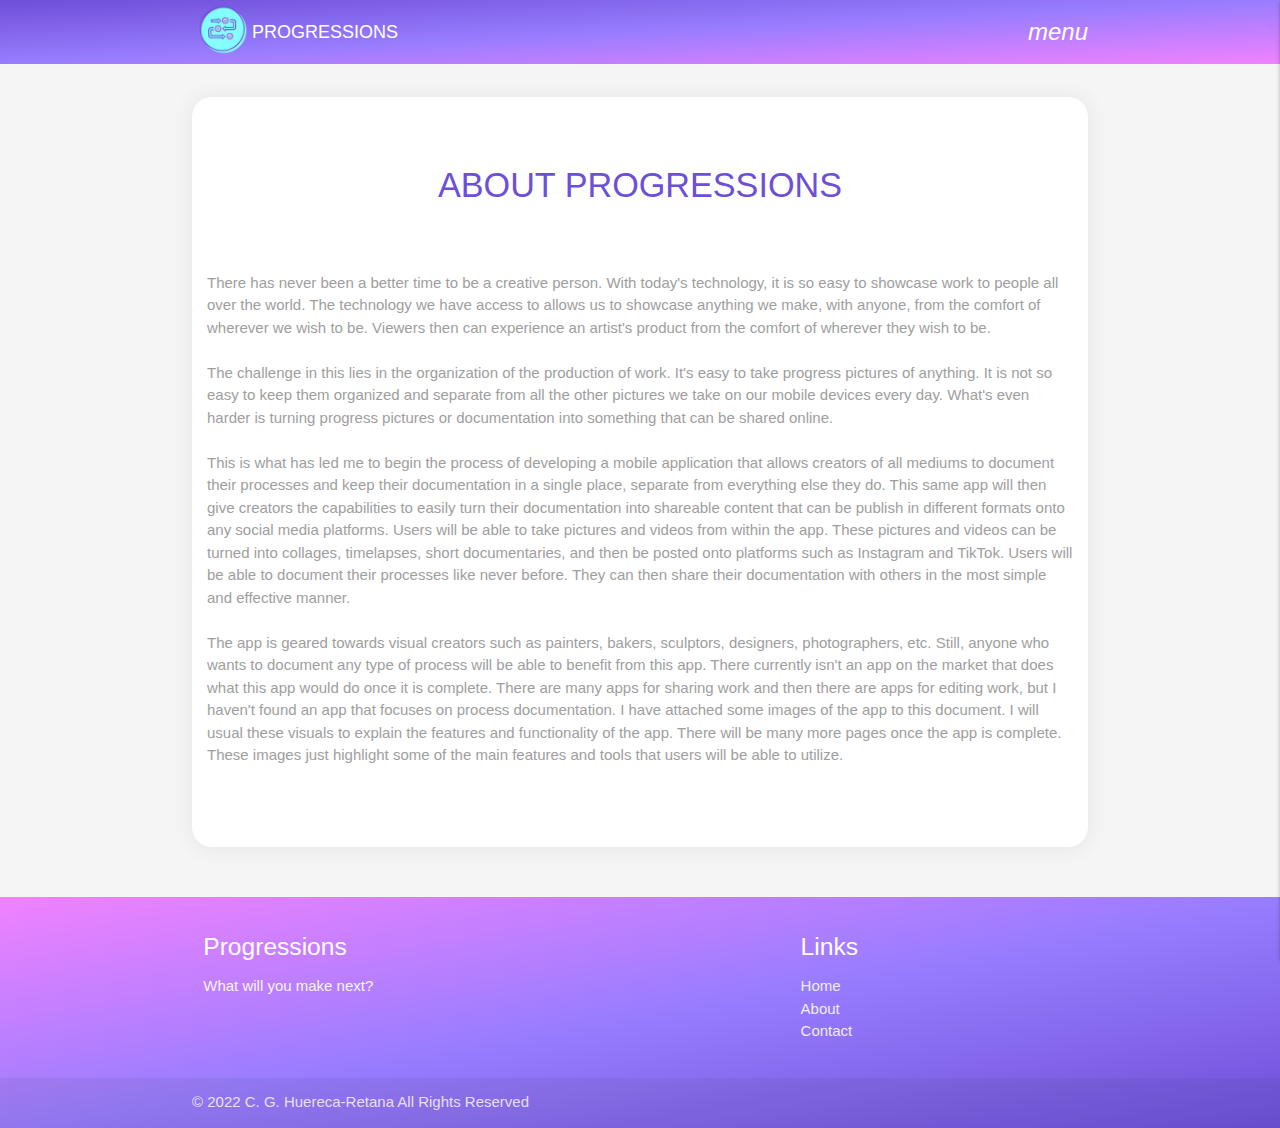
<file: pages/about.html>
<!DOCTYPE html>
<html lang="en">

<head>
  <meta charset="UTF-8">
  <meta http-equiv="X-UA-Compatible" content="IE=edge">
  <meta name="viewport" content="width=device-width, initial-scale=1.0">
  <title>Progressions</title>
  <link rel="stylesheet" href="/css/materialize.min.css">
  <!--Import Google Icon Font-->
  <link href="https://fonts.googleapis.com/icon?family=Material+Icons" rel="stylesheet">
  <link rel="stylesheet" href="/css/app.css">
  <script type="text/javascript" src="/js/materialize.min.js"></script>
  <link rel="manifest" href="/manifest.json">
</head>

<body class="grey lighten-4">
  <nav class="z-depth-0">
    <div class="nav-wrapper container">
      <img src="/img/logo/logo.png"><a href="/">Progressions<span></a>
      <span class="right grey-text text-darken-1">
        <i class="material-icons sidenav-trigger" data-target="side-menu">menu</i>
      </span>
    </div>
  </nav>

  <ul id="side-menu" class="sidenav side-menu">
    <li><a class="subheader">PROGRESSIONS</a></li>
    <li><a href="/" class="waves-effect">Home</a></li>
    <li><a href="/" class="waves-effect">My Progressions :</a></li>

    <li><a href="/pages/hiddenmessage.html" class="waves-effect"><i class="material-icons">arrow_forward</i>Hidden
        Message</a></li>
    <li><a href="/pages/lastyearn.html" class="waves-effect"><i class="material-icons">arrow_forward</i>Last Yearn</a>
    </li>
    <li><a href="/pages/galaxybrain.html" class="waves-effect"><i class="material-icons">arrow_forward</i>Galaxy
        Brain</a></li>
    <li>
      <div class="divider"></div>
    </li>
    <li><a href="/pages/about.html" class="waves-effect">About</a></li>

    <li><a href="/pages/contact.html" class="waves-effect">Contact</a></li>
  </ul>

  <!-- Content -->
  <div class="pages container grey-text">
  <div class="pages card">
    <h4 class="center">About Progressions</h4>
    <p><br>
      There has never been a better time to be a creative person. With today&#39;s technology, it is so easy to showcase
      work to people all over the world. The technology we have access to allows us to showcase anything we make, with
      anyone, from the comfort of wherever we wish to be. Viewers then can experience an artist&#39;s product from the
      comfort of wherever they wish to be.<br><br>
      The challenge in this lies in the organization of the production of work. It&#39;s easy to take progress pictures of
      anything. It is not so easy to keep them organized and separate from all the other pictures we take on our mobile
      devices every day. What&#39;s even harder is turning progress pictures or documentation into something that can be
      shared online.<br><br>
      This is what has led me to begin the process of developing a mobile application that allows creators of all
      mediums to document their processes and keep their documentation in a single place, separate from everything else
      they do. This same app will then give creators the capabilities to easily turn their documentation into shareable
      content that can be publish in different formats onto any social media platforms. Users will be able to take
      pictures and videos from within the app. These pictures and videos can be turned into collages, timelapses, short
      documentaries, and then be posted onto platforms such as Instagram and TikTok. Users will be able to document
      their processes like never before. They can then share their documentation with others in the most simple and
      effective manner.<br><br>
      The app is geared towards visual creators such as painters, bakers, sculptors, designers, photographers, etc.
      Still, anyone who wants to document any type of process will be able to benefit from this app. There currently
      isn&#39;t an app on the market that does what this app would do once it is complete. There are many apps for sharing
      work and then there are apps for editing work, but I haven&#39;t found an app that focuses on process documentation.
      I have attached some images of the app to this document. I will usual these visuals to explain the features and
      functionality of the app. There will be many more pages once the app is complete. These images just highlight some
      of the main features and tools that users will be able to utilize.
    </p></div>
  </div>

  <script src="/js/ui.js"></script>






</body>
<footer class="page-footer">
  <div class="container">
    <div class="row">
      <div class="col l6 s12">
        <h5 class="white-text">Progressions</h5>
        <p class="grey-text text-lighten-4">What will you make next?</p>
      </div>
      <div class="col l4 offset-l2 s12">
        <h5 class="white-text">Links</h5>
        <ul>
          <li><a class="grey-text text-lighten-3" href="/">Home</a></li>
          <li><a class="grey-text text-lighten-3" href="/pages/about.html">About</a></li>
          <li><a class="grey-text text-lighten-3" href="/pages/contact.html">Contact</a></li>

        </ul>
      </div>
    </div>
  </div>
  <div class="footer-copyright">
    <div class="container">
      © 2022 C. G. Huereca-Retana All Rights Reserved

    </div>
  </div>
</footer>

</html>
</file>
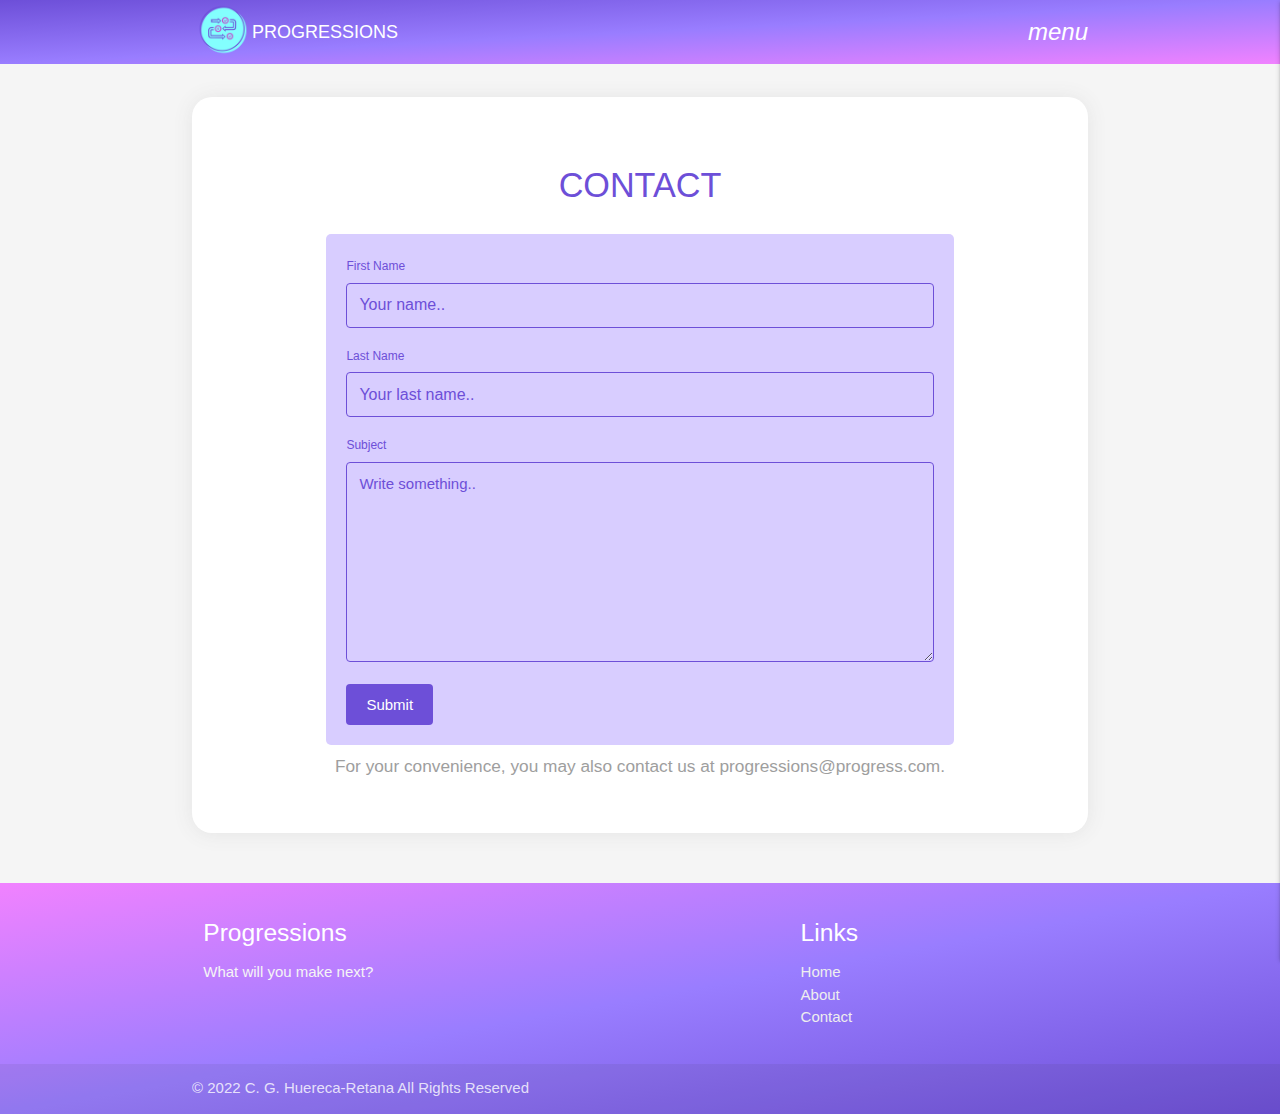
<file: pages/contact.html>
<!DOCTYPE html>
<html lang="en">

<head>
    <meta charset="UTF-8">
    <meta http-equiv="X-UA-Compatible" content="IE=edge">
    <meta name="viewport" content="width=device-width, initial-scale=1.0">
    <title>Progressions</title>
    <link rel="stylesheet" href="/css/materialize.min.css">
    <!--Import Google Icon Font-->
    <link href="https://fonts.googleapis.com/icon?family=Material+Icons" rel="stylesheet">
    <link rel="stylesheet" href="/css/app.css">
    <script type="text/javascript" src="/js/materialize.min.js"></script>
    <link rel="manifest" href="/manifest.json">
</head>

<body class="grey lighten-4">
    <nav class="z-depth-0">
        <div class="nav-wrapper container">
          <img src="/img/logo/logo.png"><a href="/">Progressions<span></a>
            <span class="right grey-text text-darken-1">
                <i class="material-icons sidenav-trigger" data-target="side-menu">menu</i>
            </span>
        </div>
    </nav>

    <ul id="side-menu" class="sidenav side-menu">
        <li><a class="subheader">PROGRESSIONS</a></li>
        <li><a href="/" class="waves-effect">Home</a></li>
        <li><a href="/" class="waves-effect">My Progressions :</a></li>
      
            <li><a href="/pages/hiddenmessage.html" class="waves-effect"><i class="material-icons">arrow_forward</i>Hidden Message</a></li>
            <li><a href="/pages/lastyearn.html" class="waves-effect"><i class="material-icons">arrow_forward</i>Last Yearn</a></li>
            <li><a href="/pages/galaxybrain.html" class="waves-effect"><i class="material-icons">arrow_forward</i>Galaxy Brain</a></li>
    <li>
            <div class="divider"></div>
        </li>
        <li><a href="/pages/about.html" class="waves-effect">About</a></li>
        
        <li><a href="/pages/contact.html" class="waves-effect">Contact</a></li>
    </ul>
    <!-- Content -->
    <div class="pages container grey-text">
      <div class="pages card">
        <h4 class="center">Contact</h4>
  
        <div class="contact container">
          <form action="action_page.php">
        
            <label for="fname">First Name</label>
            <input type="text" id="fname" name="firstname" placeholder="Your name..">
        
            <label for="lname">Last Name</label>
            <input type="text" id="lname" name="lastname" placeholder="Your last name..">
        
            </select>
        
            <label for="subject">Subject</label>
            <textarea id="subject" name="subject" placeholder="Write something.." style="height:200px"></textarea>
        
            <input type="submit" value="Submit">
        
          </form>
        </div> 
        <h6>For your convenience, you may also contact us at progressions@progress.com.</h6>
  </div>
    </div>

    <script src="/js/ui.js"></script>
    
  
</body>
  <footer class="page-footer">
        <div class="container">
          <div class="row">
            <div class="col l6 s12">
              <h5 class="white-text">Progressions</h5>
              <p class="grey-text text-lighten-4">What will you make next?</p>
            </div>
            <div class="col l4 offset-l2 s12">
              <h5 class="white-text">Links</h5>
              <ul>
                <li><a class="grey-text text-lighten-3" href="/">Home</a></li>
                <li><a class="grey-text text-lighten-3" href="/pages/about.html">About</a></li>
                <li><a class="grey-text text-lighten-3" href="/pages/contact.html">Contact</a></li>
           
              </ul>
            </div>
          </div>
        </div>
        <div class="footer-copyright">
          <div class="container">
          © 2022 C. G. Huereca-Retana All Rights Reserved 
      
          </div>
        </div>
      </footer>  
</html>
</file>
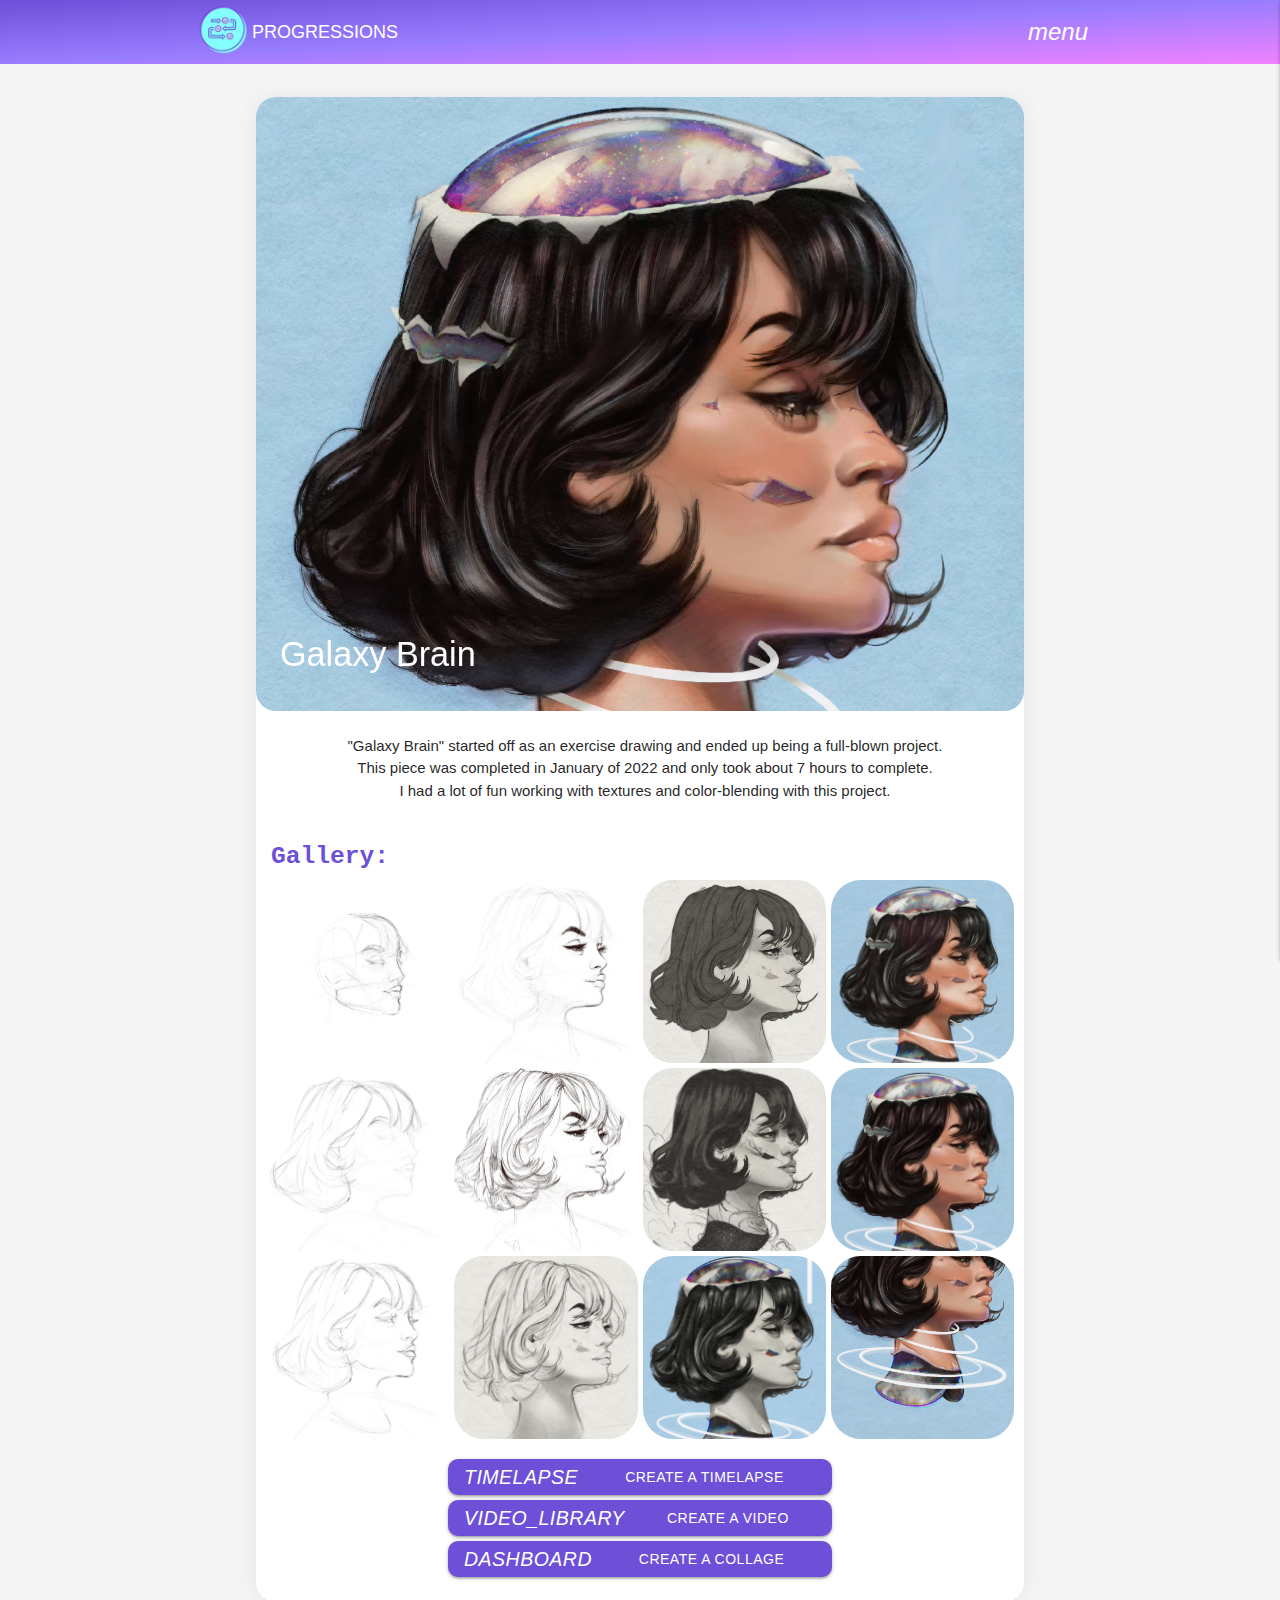
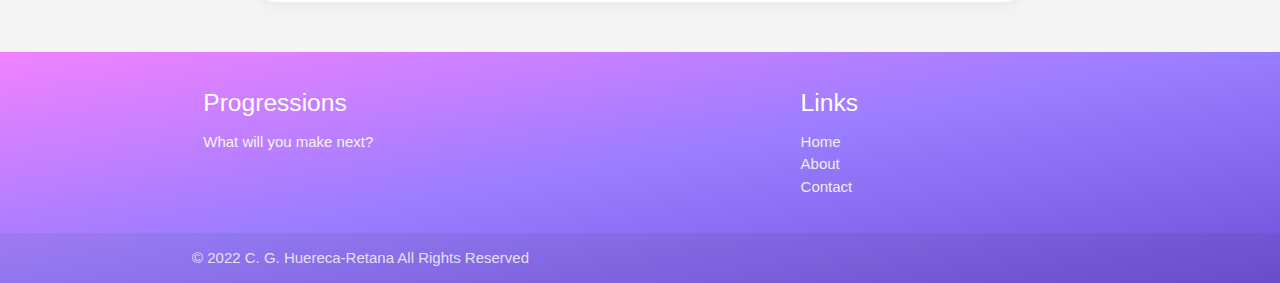
<file: pages/galaxybrain.html>
<!DOCTYPE html>
<html lang="en">

<head>
    <meta charset="UTF-8">
    <meta http-equiv="X-UA-Compatible" content="IE=edge">
    <meta name="viewport" content="width=device-width, initial-scale=1.0">
    <title>Progressions</title>
    <link rel="stylesheet" href="/css/materialize.min.css">
    <!--Import Google Icon Font-->
    <link href="https://fonts.googleapis.com/icon?family=Material+Icons" rel="stylesheet">
    <link rel="stylesheet" href="/css/app.css">
    <script type="text/javascript" src="/js/materialize.min.js"></script>
    <link rel="manifest" href="/manifest.json">
</head>

<body class="grey lighten-4">
    <nav class="z-depth-0">
        <div class="nav-wrapper container">
          <img src="/img/logo/logo.png"><a href="/">Progressions<span></a>
            <span class="right grey-text text-darken-1">
                <i class="material-icons sidenav-trigger" data-target="side-menu">menu</i>
            </span>
        </div>
    </nav>

    <ul id="side-menu" class="sidenav side-menu">
        <li><a class="subheader">PROGRESSIONS</a></li>
        <li><a href="/" class="waves-effect">Home</a></li>
        <li><a href="/" class="waves-effect">My Progressions :</a></li>
      
            <li><a href="/pages/hiddenmessage.html" class="waves-effect"><i class="material-icons">arrow_forward</i>Hidden Message</a></li>
            <li><a href="/pages/lastyearn.html" class="waves-effect"><i class="material-icons">arrow_forward</i>Last Yearn</a></li>
            <li><a href="/pages/galaxybrain.html" class="waves-effect"><i class="material-icons">arrow_forward</i>Galaxy Brain</a></li>
    <li>
            <div class="divider"></div>
        </li>
        <li><a href="/pages/about.html" class="waves-effect">About</a></li>
        
        <li><a href="/pages/contact.html" class="waves-effect">Contact</a></li>
    </ul>
    
    <div class="hiddenmsg">
        <div class="center">
            <div class="col s12 m7">
              <div class="card">
                <div class="card-image">
                  <img src="/img/galaxy_brain.png" class="responsive-img materialboxed" >
                  <span class="card-title"><h4>Galaxy Brain</span>
                </div>
                <div class="card-content">
                  <p>"Galaxy Brain" started off as an exercise drawing and ended up being a full-blown project. <br>
                    This piece was completed in January of 2022 and only took about 7 hours to complete. <br>
                  I had a lot of fun working with textures and color-blending with this project.</p>
                </div><h5>Gallery:</h5>
                <div id="gallery">
      
                    <img src="/img/gb/1.png">
                    <img src="/img/gb/2.png">
                    <img src="/img/gb/3.png">
                    <img src="/img/gb/4.png">
                    <img src="/img/gb/5.png">
                    <img src="/img/gb/6.png">
                    <img src="/img/gb/7.png">
                    <img src="/img/gb/8.png">
                    <img src="/img/gb/9.png">
                    <img src="/img/gb/10.png">
                    <img src="/img/gb/11.png">
                    <img src="/img/gb/12.png">
           
                   
                   </div>
            <div class="long-buttons">
                  <div>
                   <a class="timelapse waves-effect waves-light btn"><i class="material-icons left">timelapse</i>Create a Timelapse</a>
                  </div>
                  <div>
                   <a class="video waves-effect waves-light btn"><i class="material-icons left">video_library</i>Create a Video</a>
                   </div>
                   <div>
                   <a class="collage waves-effect waves-light btn"><i class="material-icons left">dashboard</i>Create a Collage</a>
                </div>
            </div>
                </div>
              </div>
            </div>
          </div>
     </div>
    
    
    
        
        
        <script src="/js/ui.js"></script>
        <script src="/js/app.js"></script>
    <footer class="page-footer">
        <div class="container">
          <div class="row">
            <div class="col l6 s12">
              <h5 class="white-text">Progressions</h5>
              <p class="grey-text text-lighten-4">What will you make next?</p>
            </div>
            <div class="col l4 offset-l2 s12">
              <h5 class="white-text">Links</h5>
              <ul>
                <li><a class="grey-text text-lighten-3" href="/">Home</a></li>
                <li><a class="grey-text text-lighten-3" href="/pages/about.html">About</a></li>
                <li><a class="grey-text text-lighten-3" href="/pages/contact.html">Contact</a></li>
           
              </ul>
            </div>
          </div>
        </div>
        <div class="footer-copyright">
          <div class="container">
          © 2022 C. G. Huereca-Retana All Rights Reserved 
      
          </div>
        </div>
      </footer>  
</body>

</html>
</file>
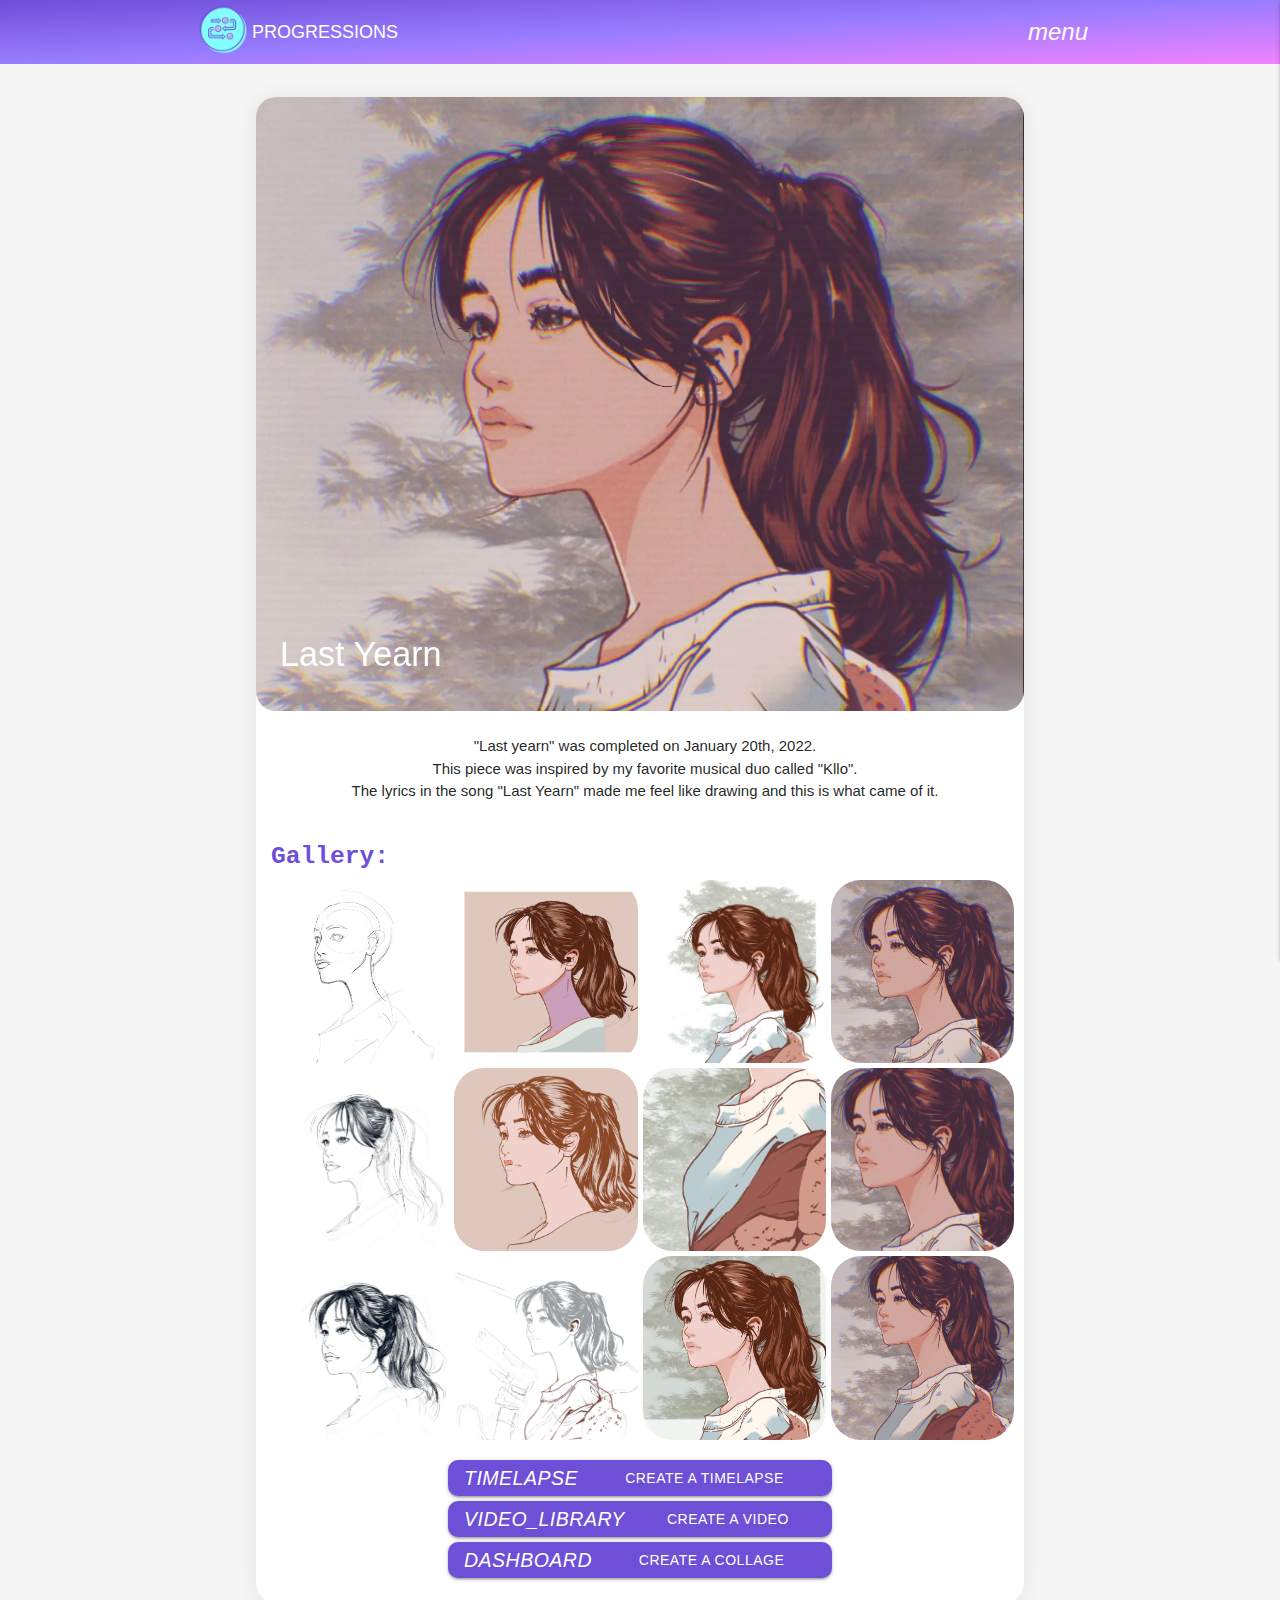
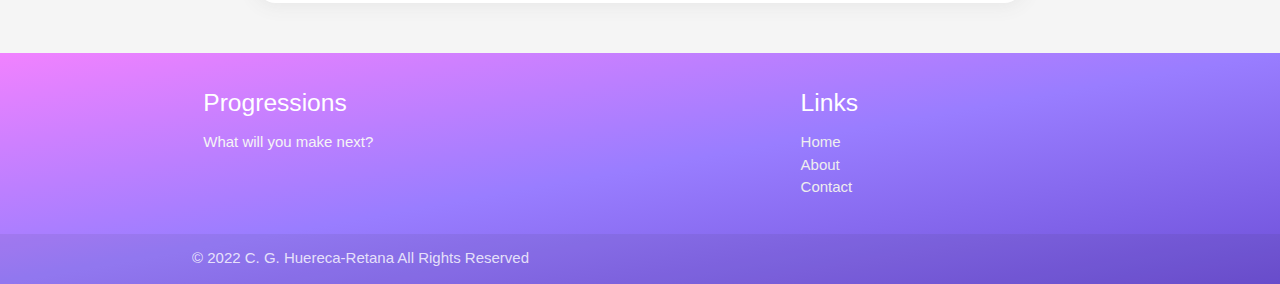
<file: pages/lastyearn.html>
<!DOCTYPE html>
<html lang="en">

<head>
    <meta charset="UTF-8">
    <meta http-equiv="X-UA-Compatible" content="IE=edge">
    <meta name="viewport" content="width=device-width, initial-scale=1.0">
    <title>Progressions</title>
    <link rel="stylesheet" href="/css/materialize.min.css">
    <!--Import Google Icon Font-->
    <link href="https://fonts.googleapis.com/icon?family=Material+Icons" rel="stylesheet">
    <link rel="stylesheet" href="/css/app.css">
    <script type="text/javascript" src="/js/materialize.min.js"></script>
    <link rel="manifest" href="/manifest.json">
</head>

<body class="grey lighten-4">
    <nav class="z-depth-0">
        <div class="nav-wrapper container">
          <img src="/img/logo/logo.png"><a href="/">Progressions<span></a>
            <span class="right grey-text text-darken-1">
                <i class="material-icons sidenav-trigger" data-target="side-menu">menu</i>
            </span>
        </div>
    </nav>

    <ul id="side-menu" class="sidenav side-menu">
        <li><a class="subheader">PROGRESSIONS</a></li>
        <li><a href="/" class="waves-effect">Home</a></li>
        <li><a href="/" class="waves-effect">My Progressions :</a></li>
      
            <li><a href="/pages/hiddenmessage.html" class="waves-effect"><i class="material-icons">arrow_forward</i>Hidden Message</a></li>
            <li><a href="/pages/lastyearn.html" class="waves-effect"><i class="material-icons">arrow_forward</i>Last Yearn</a></li>
            <li><a href="/pages/galaxybrain.html" class="waves-effect"><i class="material-icons">arrow_forward</i>Galaxy Brain</a></li>
    <li>
            <div class="divider"></div>
        </li>
        <li><a href="/pages/about.html" class="waves-effect">About</a></li>
        
        <li><a href="/pages/contact.html" class="waves-effect">Contact</a></li>
    </ul>

    <div class="hiddenmsg">
        <div class="center">
            <div class="col s12 m7">
              <div class="card">
                <div class="card-image">
                  <img src="/img/last_yearn.png" class="responsive-img materialboxed" >
                  <span class="card-title"><h4>Last Yearn</h4></span>
                </div>
                <div class="card-content">
                  <p>"Last yearn" was completed on January 20th, 2022.<br> 
                    This piece was inspired by my favorite musical duo called "Kllo". <br>
                    The lyrics in the song "Last Yearn" made me feel like drawing and this is what came of it.   </p>
                </div><h5>Gallery:</h5>
                <div id="gallery">
                    <img src="/img/lastyearn/0.png">
                    <img src="/img/lastyearn/1.png">
                    <img src="/img/lastyearn/2.png">
                    <img src="/img/lastyearn/3-4.png">
                    <img src="/img/lastyearn/3.png">
                    <img src="/img/lastyearn/4.png">
                    <img src="/img/lastyearn/5.png">
                    <img src="/img/lastyearn/6.png">
                    <img src="/img/lastyearn/7.png">
                    <img src="/img/lastyearn/8.png">
                    <img src="/img/lastyearn/9.png">
                    <img src="/img/lastyearn/10.png">
         
           
                   
                   </div>
            <div class="long-buttons">
                  <div>
                   <a class="timelapse waves-effect waves-light btn"><i class="material-icons left">timelapse</i>Create a Timelapse</a>
                  </div>
                  <div>
                   <a class="video waves-effect waves-light btn"><i class="material-icons left">video_library</i>Create a Video</a>
                   </div>
                   <div>
                   <a class="collage waves-effect waves-light btn"><i class="material-icons left">dashboard</i>Create a Collage</a>
                </div>
            </div>
                </div>
              </div>
            </div>
          </div>
     </div>
    
    
    
        
        
        <script src="/js/ui.js"></script>
        <script src="/js/app.js"></script>
    <footer class="page-footer">
        <div class="container">
          <div class="row">
            <div class="col l6 s12">
              <h5 class="white-text">Progressions</h5>
              <p class="grey-text text-lighten-4">What will you make next?</p>
            </div>
            <div class="col l4 offset-l2 s12">
              <h5 class="white-text">Links</h5>
              <ul>
                <li><a class="grey-text text-lighten-3" href="/">Home</a></li>
                <li><a class="grey-text text-lighten-3" href="/pages/about.html">About</a></li>
                <li><a class="grey-text text-lighten-3" href="/pages/contact.html">Contact</a></li>
           
              </ul>
            </div>
          </div>
        </div>
        <div class="footer-copyright">
          <div class="container">
          © 2022 C. G. Huereca-Retana All Rights Reserved 
      
          </div>
        </div>
      </footer>  
</body>

</html>
</file>
<file: css/app.css>
/* colours */
/* dark to light 
blue -  #44e4ec #83fffe #b9fffe  #dcfffe
purple- #6d4fd8 #997dff ##b8a4ff #d8cdff
mag -   #c34fce #f182ff ##f1b0ff #f1d8ff
*/

:root {
    --primary: #d8cdff; 
    --secondary: #997dff; 
    --title: #6d4fd8;
  }
  
  /* layout styles */
  nav {
  
    border-bottom: 10px linear-gradient(#997dff, #f182ff);
    background: linear-gradient(to bottom right, #6d4fd8, #997dff, #f182ff);
  }
  nav a {
    font-family: Arial, Helvetica, sans-serif; 
    text-transform: uppercase; 
    text-decoration: solid; 
    color:#ffffff;
    font-size:larger;
    display:initial;
    position: absolute;
    
  }
  nav a span {
    font-weight: bold;
  }
  nav .sidenav-trigger {
    margin: 0;
    color: #ffffff;
  }

  /* progression styles */
  .icons{
    display: flex;
    align-items: center;
    justify-content: center;

  }

  .card{
    border-radius: 20px;
    box-shadow: 0px 1px 20px rgba(90, 90, 90, 0.1);
    
  }

  .icons i {
    margin: 0 5px;
    padding-left: 5px;
    padding-bottom: 15px;
    color: #6d4fd8;
  }

  .progressions {
    margin-top: 20px;
  }

  .progress img {
    grid-area: image;
    max-width: 60px;
    
  }
  .progression-details {
    grid-area: details;
    margin-top: 6px;
  }
  .progression-delete {
    grid-area: delete;
    bottom: 0px;
    right: 0px;
  }
  .progression-delete i {
    font-size: 18px;
  }
  .progression-title {
    font-weight: bold;
    
  }
  .progression-ingredients {
    font-size: 0.8em;
  }
  .center{
    max-width: 75%;
    margin:auto;
  }

  .progressions h4{
    text-align: center;
    font-family:Arial, Helvetica, sans-serif;
    color: #997dff;
    
    
  }
  /* form-styles */
  .add-btn {
    background: var(--title) !important;
    margin-top: 25px;
    margin-bottom: 50px;
  }
  input {
    box-shadow: none !important;
    -webkit-box-shadow: none !important;
  }
  .side-form button {
    background: var(--title);
    box-shadow: 1px 1px 3px rgba(90, 90, 90, 0.2);
  }
  form .input-field {
    margin-top: 30px;
  }

.card-image{
  overflow: hidden;
  border-collapse: separate;
  perspective: 1px;
  border-radius: 20px;}
  
  #gallery {
    line-height:0;
    -webkit-column-count:4; /* split it into 5 columns */
    -webkit-column-gap:5px; /* give it a 5px gap between columns */
    -moz-column-count:4;
    -moz-column-gap:5px;
    column-count:4;
    column-gap:5px;
    padding-left: 10px;
    padding-right: 10px;
 }
 #gallery img {
  width: 100% !important;
  height: auto !important;
  margin-bottom:5px; /* to match column gap */
  border-radius: 30px;
  
}

.hiddenmsg{
  padding-top: 25px;
  max-width: 80%;
  margin-left: auto;
  margin-right: auto;
}
.hiddenmsg p{
  text-align: center;
  padding-left: 10px;
}
.long-buttons{
  margin-bottom: 50px;
  padding-top: 10px;
  padding-bottom: 25px;
}
.timelapse:hover{
  background-color: #b9fffe;
  color:#6d4fd8;
}
.timelapse{
  margin-top: 5px;
  background-color: #6d4fd8;
  border-radius: 10px;
  width: 50%;
}
.video:hover{
  background-color: #b9fffe;
  color:#6d4fd8;
}
.video{
  margin-top: 5px;
  background-color: #6d4fd8;
  border-radius: 10px;
  width: 50%;
}
.collage:hover{
  background-color: #b9fffe;
  color:#6d4fd8;
}
.collage{
  margin-top: 5px;
  background-color: #6d4fd8;
  border-radius: 10px;
  width: 50%;
}

.center h5{
  color:#6d4fd8;
  text-align: left;
  padding-left: 15px;
  font-family: 'Courier New', Courier, monospace;
  font-weight: bolder;
}

.pages h4 {
  padding-top: 20px;
  font-family: Arial, Helvetica, sans-serif; 
  text-transform: uppercase; 
  text-decoration: solid; 
  color:#6d4fd8;
}

.pages.card {
  padding-top: 50px ;
  padding-bottom: 50px;
}

.pages.container {
  padding-top: 25px;
}

.pages p{

 padding-bottom: 15px;
 padding-left: 15px;
 padding-right: 15px;

}


hr.solid{
  border-top: 6px solid #ffffff;

}

.page-footer{
  border-bottom: 10px linear-gradient(#f182ff, #997dff );
    background: linear-gradient(to bottom right, #f182ff,#997dff,#6d4fd8 );
    z-index: 10;
    margin-top: 50px;
    position: relative;

}

.nav-wrapper img{
  width: auto px;
  height: 60px;
}

p {
  text-align: left;
}

.progressions h4{
  text-transform: uppercase;
  color: #6d4fd8;
}

.contact input[type=text], select, textarea {
  width: 100%; /* Full width */
  padding: 12px; /* Some padding */
  border: 1px solid #6d4fd8; /* Gray border */
  border-radius: 4px; /* Rounded borders */
  box-sizing: border-box; /* Make sure that padding and width stays in place */
  margin-top: 6px; /* Add a top margin */
  margin-bottom: 16px; /* Bottom margin */
  resize: vertical /* Allow the user to vertically resize the textarea (not horizontally) */
  
  }
  .contact label{
    color:#6d4fd8
  }
 ::placeholder{
    color:#6d4fd8;
  }

  .contact input[type=submit] {
  background-color: #6d4fd8;
  color: #ffffff;
  padding: 12px 20px;
  border: none;
    border-radius: 4px;
    cursor: pointer;
  }
  
  .contact input[type=submit]:hover {
    background-color: #6d4fd8;
  }
  
  .contact.container {
  border-radius: 5px;
  background-color: #d8cdff;
  padding: 20px;
  }

  .pages h4{
    padding-bottom: 30px;
    max-width: 70%;
  }

  .pages h6{
    text-align: center;
  }
</file>
